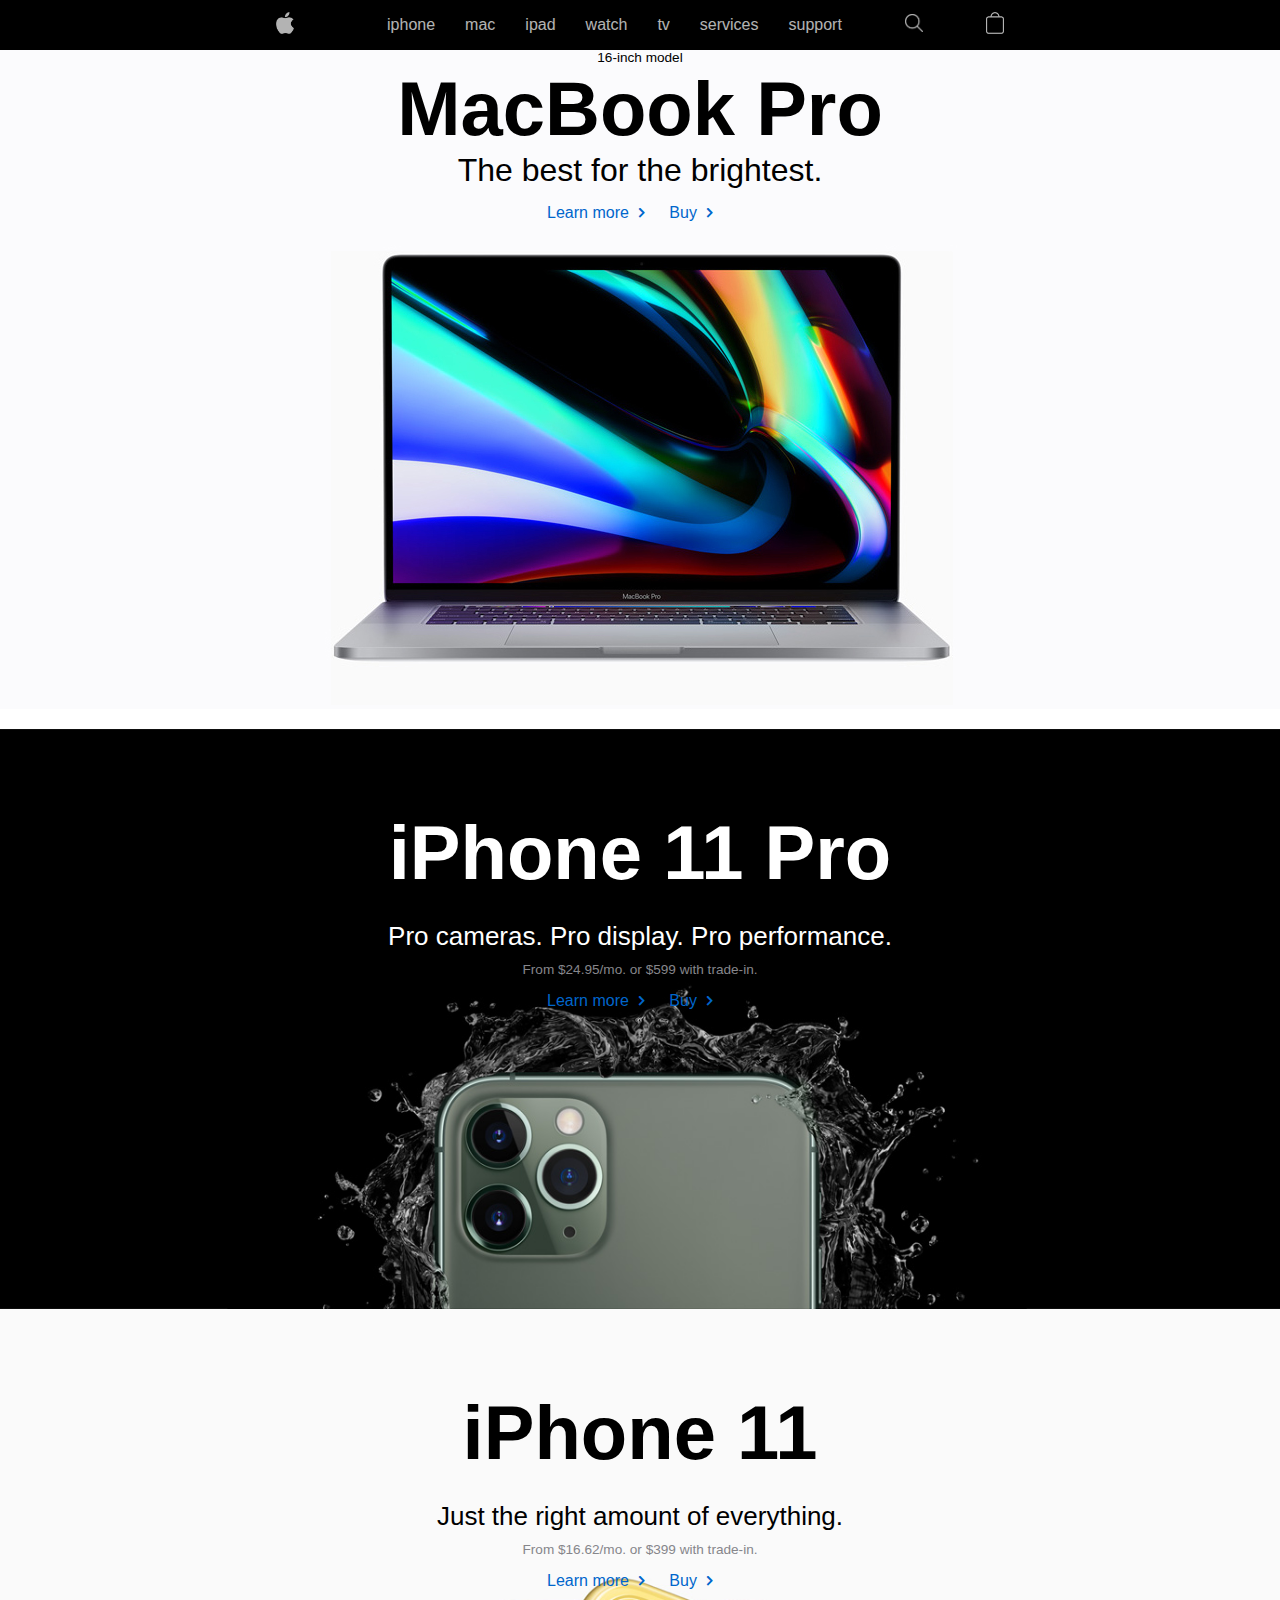
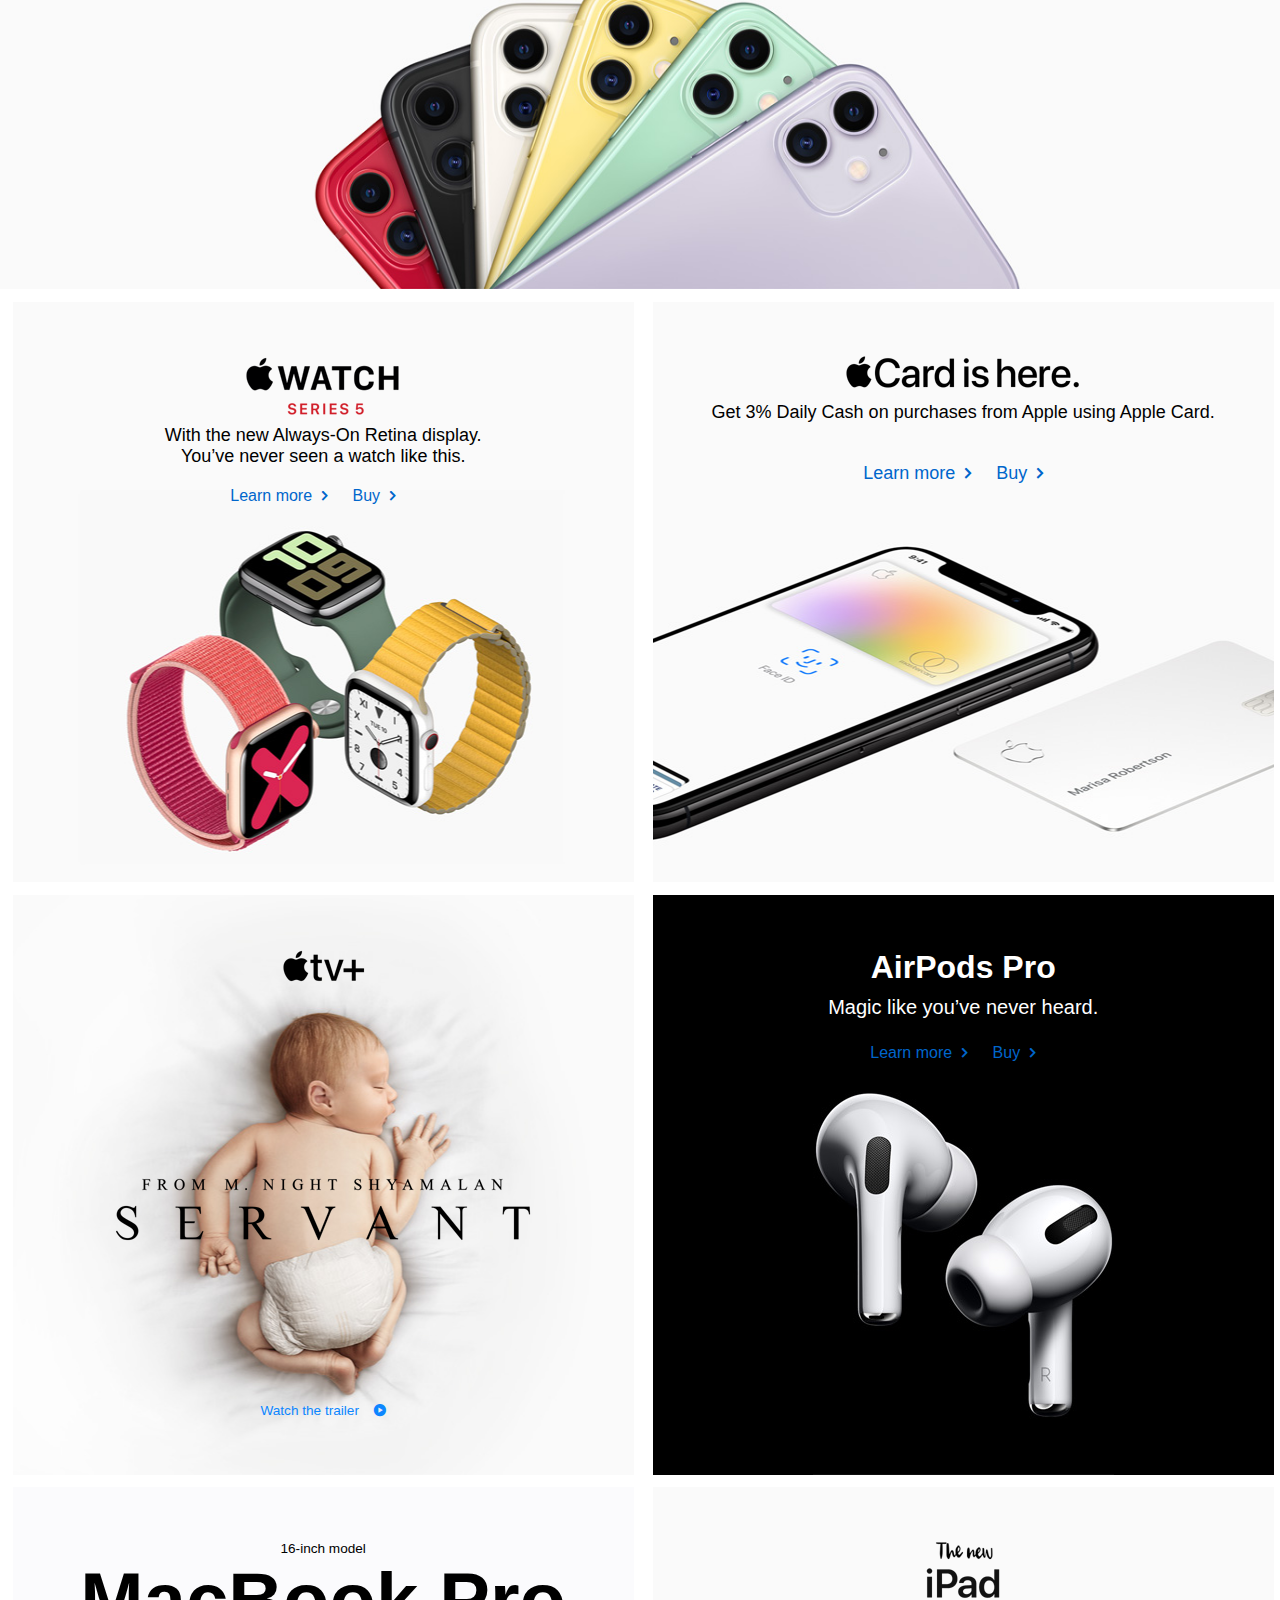
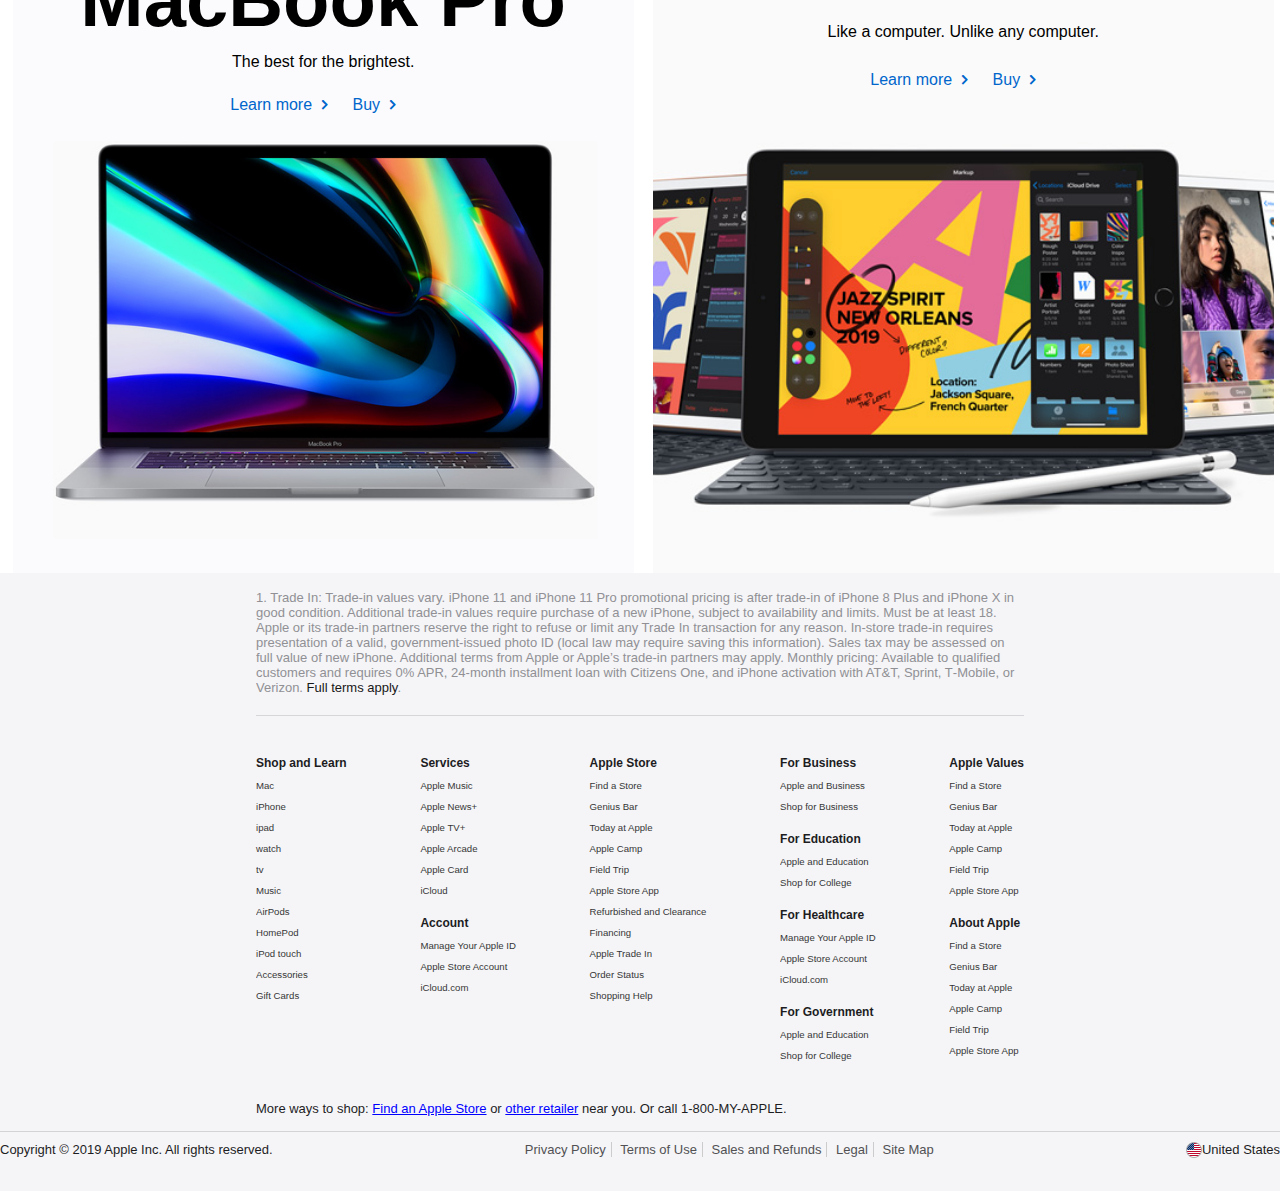
<file: index.html>
<!DOCTYPE html>
<html lang="en">
	<head>
		<meta charset="UTF-8" />
		<meta http-equiv="X-UA-Compatible" content="IE=edge" />
		<meta name="viewport" content="width=device-width, initial-scale=1.0" />
		<title>Apple responsive</title>

		<link
			rel="stylesheet"
			href="https://maxcdn.bootstrapcdn.com/font-awesome/4.6.2/css/font-awesome.min.css"
		/>
		<link rel="preconnect" href="https://fonts.googleapis.com" />
		<link rel="preconnect" href="https://fonts.gstatic.com" crossorigin />
		<link
			href="https://fonts.googleapis.com/css2?family=Protest+Revolution&family=Protest+Riot&display=swap"
			rel="stylesheet"
		/>

		<link
			href="https://fonts.googleapis.com/css?family=Montserrat:200,200i,300,300i,400,600,600i,700,700i,800,800i,900,900i&display=swap"
			rel="stylesheet"
		/>
		<link
			rel="stylesheet"
			href="https://cdnjs.cloudflare.com/ajax/libs/font-awesome/6.0.0-beta2/css/all.min.css"
			integrity="sha512-YWzhKL2whUzgiheMoBFwW8CKV4qpHQAEuvilg9FAn5VJUDwKZZxkJNuGM4XkWuk94WCrrwslk8yWNGmY1EduTA=="
			crossorigin="anonymous"
			referrerpolicy="no-referrer"
		/>

		<!-- <link
			href="https://cdn.jsdelivr.net/npm/bootstrap@5.1.3/dist/css/bootstrap.min.css"
			rel="stylesheet"
			integrity="sha384-1BmE4kWBq78iYhFldvKuhfTAU6auU8tT94WrHftjDbrCEXSU1oBoqyl2QvZ6jIW3"
			crossorigin="anonymous"
		/>
		
		<link
			rel="stylesheet"
			href="https://cdn.jsdelivr.net/npm/bootstrap-icons@1.3.0/font/bootstrap-icons.css"
		/> -->

		<link rel="stylesheet" href="./style.css" />
	</head>
	<body>
		<!-- heading starts here -->
		<header>
			<nav>
				<div class="container">
					<ul class="nav-bar">
						<li class="logo">
							<a href="#"><img src="./images/icons/logo.png" /></a>
						</li>
						<input type="checkbox" id="check" />
						<span class="menu">
							<li><a href="">iphone</a></li>
							<li><a href="">mac</a></li>
							<li><a href="">ipad</a></li>
							<li><a href="">watch</a></li>
							<li><a href="">tv</a></li>
							<li><a href="">services</a></li>
							<li><a href="">support</a></li>
							<label for="check" class="close-menu"
								><i class="fas fa-times"></i
							></label>
						</span>
						<li class="search">
							<a href="#"><img src="./images/icons/search-icon.png" /></a>
						</li>
						<li class="cart">
							<a href="#"><img src="./images/icons/cart.png" /></a>
						</li>
						<label for="check" class="open-menu"
							><i class="fas fa-bars"></i
						></label>
					</ul>
				</div>
			</nav>
		</header>
		<!-- header ends -->

		<!-- mac book section starts here -->

		<section class="macbook-section">
			<div class="container">
				<div class="inch">16-inch model</div>
				<div class="MacBook">
					<h1>MacBook Pro</h1>
				</div>
				<div class="the-best">The best for the brightest.</div>
				<div class="links-wrapper">
					<ul>
						<li><a href="/">Learn more</a></li>
						<li><a href="/">Buy</a></li>
					</ul>
				</div>
				<div class="first-image">
					<center><img src="images/home/mac-laptop.jpg" alt="" /></center>
				</div>
			</div>
		</section>
		<!-- mac book section ends here -->

		<!-- iphone11 pro section starts here -->
		<section class="iphone11-pro-section">
			<div class="title-wrapper">
				<h1>iPhone 11 Pro</h1>
			</div>
			<div class="description-wrapper">
				Pro cameras. Pro display. Pro performance.
			</div>
			<div class="price-wrapper">
				<p>From $24.95/mo. or $599 with trade‑in.</p>
			</div>
			<div class="links-wrapper">
				<ul>
					<li><a href="/">Learn more</a></li>
					<li><a href="/">Buy</a></li>
				</ul>
			</div>
		</section>
		<!-- iphone11 pro section ends here -->
		<!-- iphone11 section ends here -->

		<!-- iphone11  section starts here -->
		<section class="iphone11-section">
			<div class="title-wrapper">
				<h1>iPhone 11</h1>
			</div>
			<div class="description-wrapper">
				Just the right amount of everything.
			</div>
			<div class="price-wrapper">
				<p>From $16.62/mo. or $399 with trade‑in.</p>
			</div>
			<div class="links-wrapper">
				<ul>
					<li><a href="/">Learn more</a></li>
					<li><a href="/">Buy</a></li>
				</ul>
			</div>
		</section>
		<!-- iphone11 section ends here -->
		<!-- first flex section starts -->
		<section class="first-flex-section">
			<div class="left-side-wrapper">
				<div class="logo-wrapper">
					<img src="images/icons/watch-series5-logo.png" alt="" />
				</div>
				<div class="description-wrapper">
					With the new Always-On Retina display.
					<br />
					You’ve never seen a watch like this.
				</div>
				<div class="links-wrapper">
					<ul>
						<li><a href="/">Learn more</a></li>
						<li><a href="/">Buy</a></li>
					</ul>
				</div>
			</div>
			<div class="right-side-wrapper">
				<div class="logo-wrapper">
					<img src="images/icons/apple-card-logo.png" alt="" />
				</div>
				<div class="description-wrapper">
					Get 3% Daily Cash on purchases from Apple using Apple Card.

					<div class="links-wrapper">
						<ul>
							<li><a href="/">Learn more</a></li>
							<li><a href="/">Buy</a></li>
						</ul>
					</div>
				</div>
			</div>
		</section>
		<!-- first flex section ends -->

		<!-- second flex section starts here -->
		<section class="second-flex-section">
			<div class="left-side-wrapper1">
				<div class="logo-wrapper">
					<img src="images/icons/apple-tv-logo.png" alt="" />
					<div class="servant-logo-wrapper">
						<img src="images/icons/servant-logo.png" alt="" />
					</div>
					<div class="trailer">
						<a href="#">Watch the trailer</a>
					</div>
				</div>
			</div>
			<div class="right-side-wrapper1">
				<div class="title">
					<h1>AirPods Pro</h1>
				</div>
				<div class="description-wrapper">Magic like you’ve never heard.</div>
				<div class="links-wrapper">
					<ul>
						<li><a href="/">Learn more</a></li>
						<li><a href="/">Buy</a></li>
					</ul>
				</div>
			</div>
		</section>
		<!-- second flex section  ends here -->

		<!-- third flex section starts here -->
		<section class="third-flex-section">
			<div class="left-side-wrapper2">
				<div class="inch">
					<p>16-inch model</p>
				</div>
				<div class="MacBook">
					<h1>MacBook Pro</h1>
				</div>
				<div>
					<h4 class="brightest">
						<center>The best for the brightest.</center>
					</h4>
				</div>
				<div class="links-wrapper">
					<ul>
						<li><a href="/">Learn more</a></li>
						<li><a href="/">Buy</a></li>
					</ul>
				</div>
				<div class="images">
					<img src="images/home/mac-laptop.jpg" alt="" />
				</div>
			</div>

			<div class="right-side-wrapper2">
				<div class="logo-wrapper">
					<img src="images/icons/new-ipad-logo.png" alt="" />
				</div>
				<div class="description-wraper">
					Like a computer. Unlike any computer.
				</div>
				<div class="links-wrapper">
					<ul>
						<li><a href="/">Learn more</a></li>
						<li><a href="/">Buy</a></li>
					</ul>
				</div>
			</div>
		</section>
		<!-- third flex section ends here-->
		<footer class="footer-container">
			<div class="footer-text container">
				<div class="blur-text">
					1. Trade In: Trade‑in values vary. iPhone 11 and iPhone 11 Pro
					promotional pricing is after trade‑in of iPhone 8 Plus and iPhone X in
					good condition. Additional trade‑in values require purchase of a new
					iPhone, subject to availability and limits. Must be at least 18. Apple
					or its trade-in partners reserve the right to refuse or limit any
					Trade In transaction for any reason. In‑store trade‑in requires
					presentation of a valid, government-issued photo ID (local law may
					require saving this information). Sales tax may be assessed on full
					value of new iPhone. Additional terms from Apple or Apple’s trade-in
					partners may apply. Monthly pricing: Available to qualified customers
					and requires 0% APR, 24‑month installment loan with Citizens One, and
					iPhone activation with AT&T, Sprint, T‑Mobile, or Verizon.
					<a href="#"> Full terms apply</a>.
				</div>
				<!-- footer lists section -->
				<section class="footer-section">
					<div class="Shop">
						<h4 class="shopandlearn">Shop and Learn</h4>
						<ul class="accordion">
							<li>
								<input type="checkbox" name="accordion" id="accordionOne" />
								<label for="accordionOne" class="hidden-label"
									>Shop and Learn</label
								>

								<ul class="content">
									<li>
										<a href="https://www.apple.com/mac/" target="_blank">Mac</a>
									</li>
									<li>
										<a href="https://www.apple.com/iphone/" target="_blank"
											>iPhone</a
										>
									</li>
									<li>
										<a href="https://www.apple.com/ipad/" target="_blank"
											>ipad</a
										>
									</li>
									<li>
										<a href="https://www.apple.com/watch/" target="_blank"
											>watch</a
										>
									</li>
									<li>
										<a href="https://www.apple.com/tv-home/" target="_blank"
											>tv</a
										>
									</li>
									<li>
										<a
											href="https://www.apple.com/us/search/music?src=globalnavhttps://www.apple.com/us/search/music?src=globalnav"
											target="_blank"
											>Music</a
										>
									</li>
									<li><a href="/">AirPods</a></li>
									<li><a href="/">HomePod</a></li>
									<li><a href="/">iPod touch</a></li>
									<li><a href="/">Accessories</a></li>
									<li><a href="/">Gift Cards</a></li>
								</ul>
							</li>
						</ul>
					</div>
					<div class="Services">
						<h4 class="Services">Services</h4>
						<ul class="accordion">
							<li>
								<input type="checkbox" name="accordion" id="accordionTwo" />
								<label for="accordionTwo" class="hidden-label">Services</label>
								<ul class="content">
									<li><a href="/">Apple Music</a></li>
									<li><a href="/">Apple News+</a></li>
									<li><a href="/">Apple TV+</a></li>
									<li><a href="/">Apple Arcade</a></li>
									<li><a href="/">Apple Card</a></li>
									<li><a href="/">iCloud</a></li>
								</ul>
							</li>
						</ul>
						<h4 class="account">Account</h4>
						<ul class="accordion">
							<li>
								<input type="checkbox" name="accordion" id="accordionThree" />
								<label for="accordionThree" class="hidden-label">Account</label>
								<ul class="content">
									<li><a href="/">Manage Your Apple ID</a></li>
									<li><a href="/">Apple Store Account</a></li>
									<li><a href="/">iCloud.com</a></li>
								</ul>
							</li>
						</ul>
					</div>
					<div class="Apple-Store">
						<h4>Apple Store</h4>
						<ul class="accordion">
							<li>
								<input type="checkbox" name="accordion" id="accordionFour" />
								<label for="accordionFour" class="hidden-label"
									>Apple Store</label
								>
								<ul class="content">
									<li><a href="/">Find a Store</a></li>
									<li><a href="/">Genius Bar</a></li>
									<li><a href="/">Today at Apple</a></li>
									<li><a href="/">Apple Camp</a></li>
									<li><a href="/">Field Trip</a></li>
									<li><a href="/">Apple Store App</a></li>
									<li><a href="/">Refurbished and Clearance</a></li>
									<li><a href="/">Financing</a></li>
									<li><a href="/">Apple Trade In</a></li>
									<li><a href="/">Order Status</a></li>
									<li><a href="/">Shopping Help</a></li>
								</ul>
							</li>
						</ul>
					</div>

					<div class="For-Business">
						<h4>For Business</h4>
						<ul class="accordion">
							<li>
								<input type="checkbox" name="accordion" id="accordionFive" />
								<label for="accordionFive" class="hidden-label"
									>For Business</label
								>
								<ul class="content">
									<li><a href="/">Apple and Business</a></li>
									<li><a href="/">Shop for Business</a></li>
								</ul>
							</li>
						</ul>

						<h4>For Education</h4>
						<ul class="accordion">
							<li>
								<input type="checkbox" name="accordion" id="accordionSix" />
								<label for="accordionSix" class="hidden-label"
									>For Education</label
								>
								<ul class="content">
									<li><a href="/">Apple and Education</a></li>
									<li><a href="/">Shop for College</a></li>
								</ul>
							</li>
						</ul>

						<h4>For Healthcare</h4>
						<ul class="accordion">
							<li>
								<input type="checkbox" name="accordion" id="accordionSeven" />
								<label for="accordionSeven" class="hidden-label"
									>For Healthcare</label
								>
								<ul class="content">
									<li><a href="/">Manage Your Apple ID</a></li>
									<li><a href="/">Apple Store Account</a></li>
									<li><a href="/">iCloud.com</a></li>
								</ul>
							</li>
						</ul>
						<h4>For Government</h4>
						<ul class="accordion">
							<li>
								<input type="checkbox" name="accordion" id="accordionEight" />
								<label for="accordionEight" class="hidden-label"
									>For Government</label
								>
								<ul class="content">
									<li><a href="/">Apple and Education</a></li>
									<li><a href="/">Shop for College</a></li>
								</ul>
							</li>
						</ul>
					</div>

					<div class="Apple-Values">
						<h4>Apple Values</h4>
						<ul class="accordion">
							<li>
								<input type="checkbox" name="accordion" id="accordionNine" />
								<label for="accordionNine" class="hidden-label"
									>Apple Values</label
								>
								<ul class="content">
									<li><a href="/">Find a Store</a></li>
									<li><a href="/">Genius Bar</a></li>
									<li><a href="/">Today at Apple</a></li>
									<li><a href="/">Apple Camp</a></li>
									<li><a href="/">Field Trip</a></li>
									<li><a href="/">Apple Store App</a></li>
								</ul>
							</li>
						</ul>

						<h4>About Apple</h4>
						<ul class="accordion">
							<li>
								<input type="checkbox" name="accordion" id="accordionTen" />
								<label for="accordionTen" class="hidden-label"
									>About Apple</label
								>
								<ul class="content">
									<li><a href="/">Find a Store</a></li>
									<li><a href="/">Genius Bar</a></li>
									<li><a href="/">Today at Apple</a></li>
									<li><a href="/">Apple Camp</a></li>
									<li><a href="/">Field Trip</a></li>
									<li><a href="/">Apple Store App</a></li>
								</ul>
							</li>
						</ul>
					</div>
				</section>
			</div>
			<div class="more-ways container">
				More ways to shop: <a href="#">Find an Apple Store</a> or
				<a href="#">other retailer</a> near you. Or call 1-800-MY-APPLE.
			</div>
			<div class="copyright-wrapper container">
				<div class="copyright">
					Copyright © 2019 Apple Inc. All rights reserved.
				</div>
				<div class="footer-links-terms">
					<ul>
						<li><a href="#">Privacy Policy</a></li>
						<li><a href="#">Terms of Use</a></li>
						<li><a href="#">Sales and Refunds</a></li>
						<li><a href="#">Legal</a></li>
						<li><a href="#">Site Map</a></li>
					</ul>
				</div>
				<div class="footer-country">
					<div class="flag-wrapper"><img src="images/icons/16.png" /></div>
					<div class="footer-country-name">United States</div>
				</div>
			</div>
		</footer>
	</body>
</html>
</file>
<file: style.css>
/* global styles */
* {
	box-sizing: border-box;
	margin: 0;
	padding: 0;
}
body {
	font-family: 'Poppins', sans-serif;
}
img {
	max-width: 100%;
}
/* idk why this doesn't work will be back for it */

.container {
	padding: 0 20%;
}

/* heading styles*/
.logo,
.search,
.cart {
	width: 18px;
	opacity: 0.7;
}

.search:hover,
.logo:hover,
.cart:hover {
	opacity: 1;
}

.nav-bar {
	width: 100%;
	display: flex;
	justify-content: space-between;
	align-items: center;
	list-style: none;
	position: relative;
	background-color: black;
	padding: 12px 20px;
}
.logo img {
	width: 40px;
}
.menu {
	display: flex;
}
.menu li {
	padding-left: 30px;
}
.menu li a {
	display: inline-block;
	text-decoration: none;
	color: white;
	text-align: center;
	transition: 0.15s ease-in-out;
	position: relative;
	opacity: 0.7;
}
/* .menu li a::after {
	content: '';
	position: absolute;
	bottom: 0;
	left: 0;
	width: 0;
	height: 1px;
	background-color: white;
	transition: 0.15s ease-in-out;
} */
.menu li a:hover {
	opacity: 1;
}
.menu li a:hover:after {
	width: 100%;
}
.open-menu,
.close-menu {
	position: absolute;
	color: white;
	cursor: pointer;
	font-size: 1.5rem;
	display: none;
}
header {
	background-color: black;
}
.open-menu {
	top: 50%;
	right: 5px;
	transform: translateY(-50%);
}
.close-menu {
	top: 20px;
	right: 20px;
}
#check {
	display: none;
}
@media (max-width: 980px) {
	.container {
		padding: 0 2%;
	}
}
@media (max-width: 833px) {
	.container {
		padding: 0 2%;
	}
	.menu {
		flex-direction: column;
		align-items: center;
		justify-content: center;
		width: 80%;
		height: 100vh;
		position: fixed;
		top: 0;
		right: -100%;
		z-index: 100;
		/* background-color: black; */
		transition: all 0.2s ease-in-out;
	}
	.menu li {
		margin-top: 40px;
	}
	.menu li a {
		padding: 10px;
	}
	.open-menu,
	.close-menu {
		display: block;
	}
	.search {
		top: 50%;
		right: 100px;
		transform: translateX(800%);
	}
	.cart {
		top: 50%;
		right: 100px;
		transform: translateX(-100%);
	}
	#check:checked ~ .menu {
		right: 0;
	}
}
/* heading styles ends here */

/* ---common styles */
.links-wrapper ul {
	list-style: none;
	margin-top: 15px;
	margin-bottom: 15px;
}
.links-wrapper ul li {
	display: inline-block;
	padding-right: 20px;
}
.links-wrapper ul li a {
	text-decoration: none;
	color: #06c;
}

.links-wrapper ul li a:after {
	font-family: 'FontAwesome';
	font-weight: 900;
	content: '\f105';
	padding-left: 10px;
}

.links-wrapper ul li a:hover {
	color: black;
}
/* --- */

/* mac section */
.macbook-section {
	margin-bottom: 20px;
	text-align: center;
	background-color: #fbfbfd;
}

.inch {
	font-size: 0.85em;
}
.MacBook {
	font-weight: 500;
	font-size: 38px;
}
.the-best {
	font-size: 2em;
}

@media (max-width: 833px) {
	.inch {
		font-size: 0.85em;
	}
	.MacBook {
		/* font-weight: 300; */
		font-size: 18px;
	}
	.the-best {
		font-size: 2em;
	}
}

/* iphone11 pro and iphone11 style */
.title-wrapper {
	font-weight: 500;
	font-size: 38px;
	padding: 15px 0;
}
.description-wrapper {
	font-size: 26px;
	padding: 10px 0;
}

.price-wrapper {
	color: #86868b;
	font-size: 0.85em;
}

.iphone11-pro-section {
	text-align: center;
	background-image: url('../images/home/iphone11-pro-bg.jpg');
	height: 580px;
	background-position: center;
	background-repeat: no-repeat;
	background-size: cover;
	padding: 65px 20px;
	color: #fff;
}

@media (max-width: 833px) {
	.title-wrapper {
		font-weight: 300;
		font-size: 25px;
		padding: 10px 0;
	}
	.description-wrapper {
		font-size: 20px;
		padding: 10px 0;
	}

	.price-wrapper {
		color: #86868b;
		font-size: 0.85em;
	}
}

.iphone11-section {
	text-align: center;
	background-image: url('../images/home/iphone11-bg.jpg');
	height: 580px;
	background-position: center;
	background-repeat: no-repeat;
	background-size: cover;
	text-align: center;
	padding: 65px 20px;
	color: black;
}

/* first flex section style */
.first-flex-section {
	display: flex;
	-webkit-box-pack: justify;
	justify-content: space-between;
	background: #fff;
}
.left-side-wrapper {
	text-align: center;
	background-image: url('../images/home/watch-series-5.jpg');
	height: 580px;
	background-position: center;
	background-repeat: no-repeat;
	background-size: cover;
	color: black;
	width: 48.5%;
	margin: 1% 0.5% 0% 1%;
	padding-top: 54px;
}

.first-flex-section .left-side-wrapper .description-wrapper {
	font-size: 18px;
	padding: 5px 0;
}
.right-side-wrapper {
	background-image: url('../images/home/apple-card.jpg');
	height: 580px;
	background-position: center;
	background-repeat: no-repeat;
	background-size: cover;
	text-align: center;
	width: 48.5%;
	margin: 1% 0.5% 0% 1%;
	padding-top: 54px;
	color: black;
}

.first-flex-section .right-side-wrapper .description-wrapper {
	font-size: 18px;
	padding: 10px 0;
}
.first-flex-section .right-side-wrapper .description-wrapper .links-wrapper {
	padding-top: 25px;
}

/* second-flex section style */

.second-flex-section {
	display: flex;
	-webkit-box-pack: justify;
	justify-content: space-between;
	background: #fff;
}
.left-side-wrapper1 {
	text-align: center;
	background-image: url('../images/home/apple-tv-background.jpg');
	height: 580px;
	background-position: center;
	background-repeat: no-repeat;
	background-size: cover;
	text-align: center;

	color: black;
	width: 48.5%;
	margin: 1% 0.5% 0% 1%;
	padding-top: 54px;
}
.left-side-wrapper1 .logo-wrapper {
	padding-bottom: 50px;
}

.right-side-wrapper1 {
	text-align: center;
	background-image: url('../images/home/air-pods.jpg');
	height: 580px;
	background-position: center;
	background-repeat: no-repeat;
	background-size: cover;
	text-align: center;
	background-size: initial;
	background-color: #000;
	background-position: bottom;
	color: #fff;
	width: 48.5%;
	margin: 1% 0.5% 0% 1%;
	padding-top: 54px;
}
.second-flex-section .description-wrapper {
	font-size: 20px;
}
.servant-logo-wrapper {
	padding: 180px 0 150px;
}

.trailer a {
	/* position: absolute; */
	/* top: 30%; */
	color: rgb(12, 134, 255);
	padding: 10px 20px;
	text-decoration: none;
	font-size: 0.85em;
}

.trailer a:hover {
	color: #0e0e0f;
}

.trailer a:after {
	font-family: 'FontAwesome';
	font-weight: 900;
	content: '\f144';
	padding-left: 15px;
}

@media (max-width: 743px) {
	.first-flex-section {
		display: block;
		background: #fff;
	}
	.left-side-wrapper {
		width: 98%;
	}

	.right-side-wrapper {
		width: 98%;
	}
	.second-flex-section {
		display: block;
	}
	.left-side-wrapper1 {
		width: 98%;
	}

	.right-side-wrapper1 {
		width: 98%;
	}
}

/* third-flex section style */
.images {
	padding-bottom: 30px;
}
.third-flex-section {
	display: flex;
	-webkit-box-pack: justify;
	justify-content: space-between;
	background: #fff;
}

.brightest {
	font-weight: normal;

	padding: 10px 0;
}
.left-side-wrapper2 {
	text-align: center;
	width: 48.5%;
	margin: 1% 0.5% 0% 1%;
	padding-top: 54px;
	background-color: #fbfbfd;
}
.right-side-wrapper2 {
	text-align: center;
	width: 48.5%;
	margin: 1% 0.5% 0% 1%;
	padding-top: 54px;
	background-image: url('../images/home/new-ipad.jpg');
	background-position: center;
	background-repeat: no-repeat;
	background-size: cover;
}
.right-side-wrapper2 .logo-wrapper {
	padding-bottom: 20px;
}
.right-side-wrapper2 .description-wraper {
	padding-bottom: 15px;
}

.right-side-wrapper2 .links-wrapper {
	padding-bottom: 15px;
}

@media (max-width: 743px) {
	.third-flex-section {
		display: block;
	}
	.left-side-wrapper2 {
		width: 98%;
	}

	.right-side-wrapper2 {
		width: 98%;
	}
}

/* footer section style */
/* .accordion {
	display: none;
} */

.footer-links-terms ul li {
	display: inline-block;
	padding: 0 5px;
	border-right: 1px solid #ccc;
}

.footer-links-terms ul li:last-child {
	border-right: 0;
}
.footer-links-terms ul li a {
	text-decoration: none;
	color: #515154;
}
.footer-links-terms ul li a:hover {
	text-decoration: underline;
}

.footer-country {
	display: flex;
}

.footer-container {
	color: #515154;
	padding-bottom: 10px;
}
.blur-text {
	opacity: 0.9;
	border-bottom: 1px solid #d2d2d7;
	color: #86868b;
	padding: 17px 0 20px;
	font-size: small;
}

.footer-section h4 {
	padding-bottom: 10px;
	padding-top: 10px;
}

.footer-section .shop div ul li a {
	padding-top: 5px;
	padding-bottom: 5px;
}

.footer-container .footer-text .blur-text a {
	opacity: 1;
	text-decoration: none;
}
.footer-container .footer-text .blur-text a:hover {
	text-decoration: underline;
}
.footer-container {
	background-color: #f5f5f7;
	color: #1d1d1f;
	font-size: 0.6em;
}
.footer-section li {
	margin-bottom: 10px;
}

.footer-section a {
	color: #515154;
}
.footer-section h4 {
	font-size: 12px;
	font-weight: 600;
}
.footer-section .Shop a:hover {
	text-decoration: underline;
}
.footer-section .Services a:hover {
	text-decoration: underline;
}

.footer-section .Apple-Store a:hover {
	text-decoration: underline;
}

.footer-section .For-Business a:hover {
	text-decoration: underline;
}

.footer-section .Apple-Values a:hover {
	text-decoration: underline;
}
.footer-container .footer-text a {
	color: black;
	opacity: 0.8;
	text-decoration: none;
}
.footer-section {
	display: flex;
	margin-top: 30px;
	-webkit-box-pack: justify;
	justify-content: space-between;
}
.footer-section a {
	color: black;
	list-style: none;
	text-decoration: none;
}
.footer-section ul {
	text-decoration: none;
	list-style: none;
}
.footer-container .more-ways a {
	color: blue;
}
.footer-container .more-ways {
	padding-bottom: 15px;
	border-bottom: 1px solid #d2d2d7;
}

.more-ways {
	padding-top: 30px;
	font-size: small;
}

.copyright-wrapper {
	font-size: small;
	padding-top: 20px;
	padding-bottom: 25px;
}
.copyright-wrapper {
	display: flex;
	justify-content: space-between;
	padding: 10px 0 20px;
}

input[type='checkbox'] {
	display: none;
}
.hidden-label {
	display: none;
}
@media (max-width: 833px) {
	.footer-section div h4 {
		display: none;
	}
	.hidden-label {
		display: block;
		font-weight: bold;
		padding-bottom: 10px;
	}
	.footer-section {
		display: block;
		margin-left: 20px;
	}
	/* accordion styles */

	.accordion {
		margin: 60px auto;
	}
	.accordion ul {
		list-style: none;
		padding: 0;
	}

	.accordion li {
		/* border-bottom: 1px solid black; */
		/* margin-bottom: 1px; */
		list-style: none;
	}
	.accordion li label {
		display: flex;
		align-items: center;
		/* padding: 10px; */
		cursor: pointer;
	}
	.accordion li label::before {
		content: '^';
		margin-right: 10px;
		font-weight: 600;
		font-size: 24px;
	}
	input[type='checkbox'] {
		display: none;
	}
	input[type='checkbox'] {
		display: none;
	}
	.content {
		padding: 0 10px;
		overflow: hidden;
		border-bottom: black solid 1px;
		transition: max-height 0.3s ease;
	}
	input[type='checkbox']:not(:checked) ~ .content {
		max-height: 0;
		padding: 0 10px;
		overflow: hidden;

		border-bottom: black solid 1px;
	}
	input[type='checkbox']:checked ~ .content {
		border-bottom: none;
	}

	input[type='checkbox']:checked ~ label::before {
		content: '-';
	}
	.accordion li .content ul li a {
		font-size: 50px !important;
	}

	/* input[type='checkbox']:checked ~ label {
		border-bottom: 1px solid black;
	} */

	/* input[type='checkbox']:not(:checked) ~ .content {
		max-height: 0;
		padding: 0 10px;
		overflow: hidden;
	} */
}
</file>
